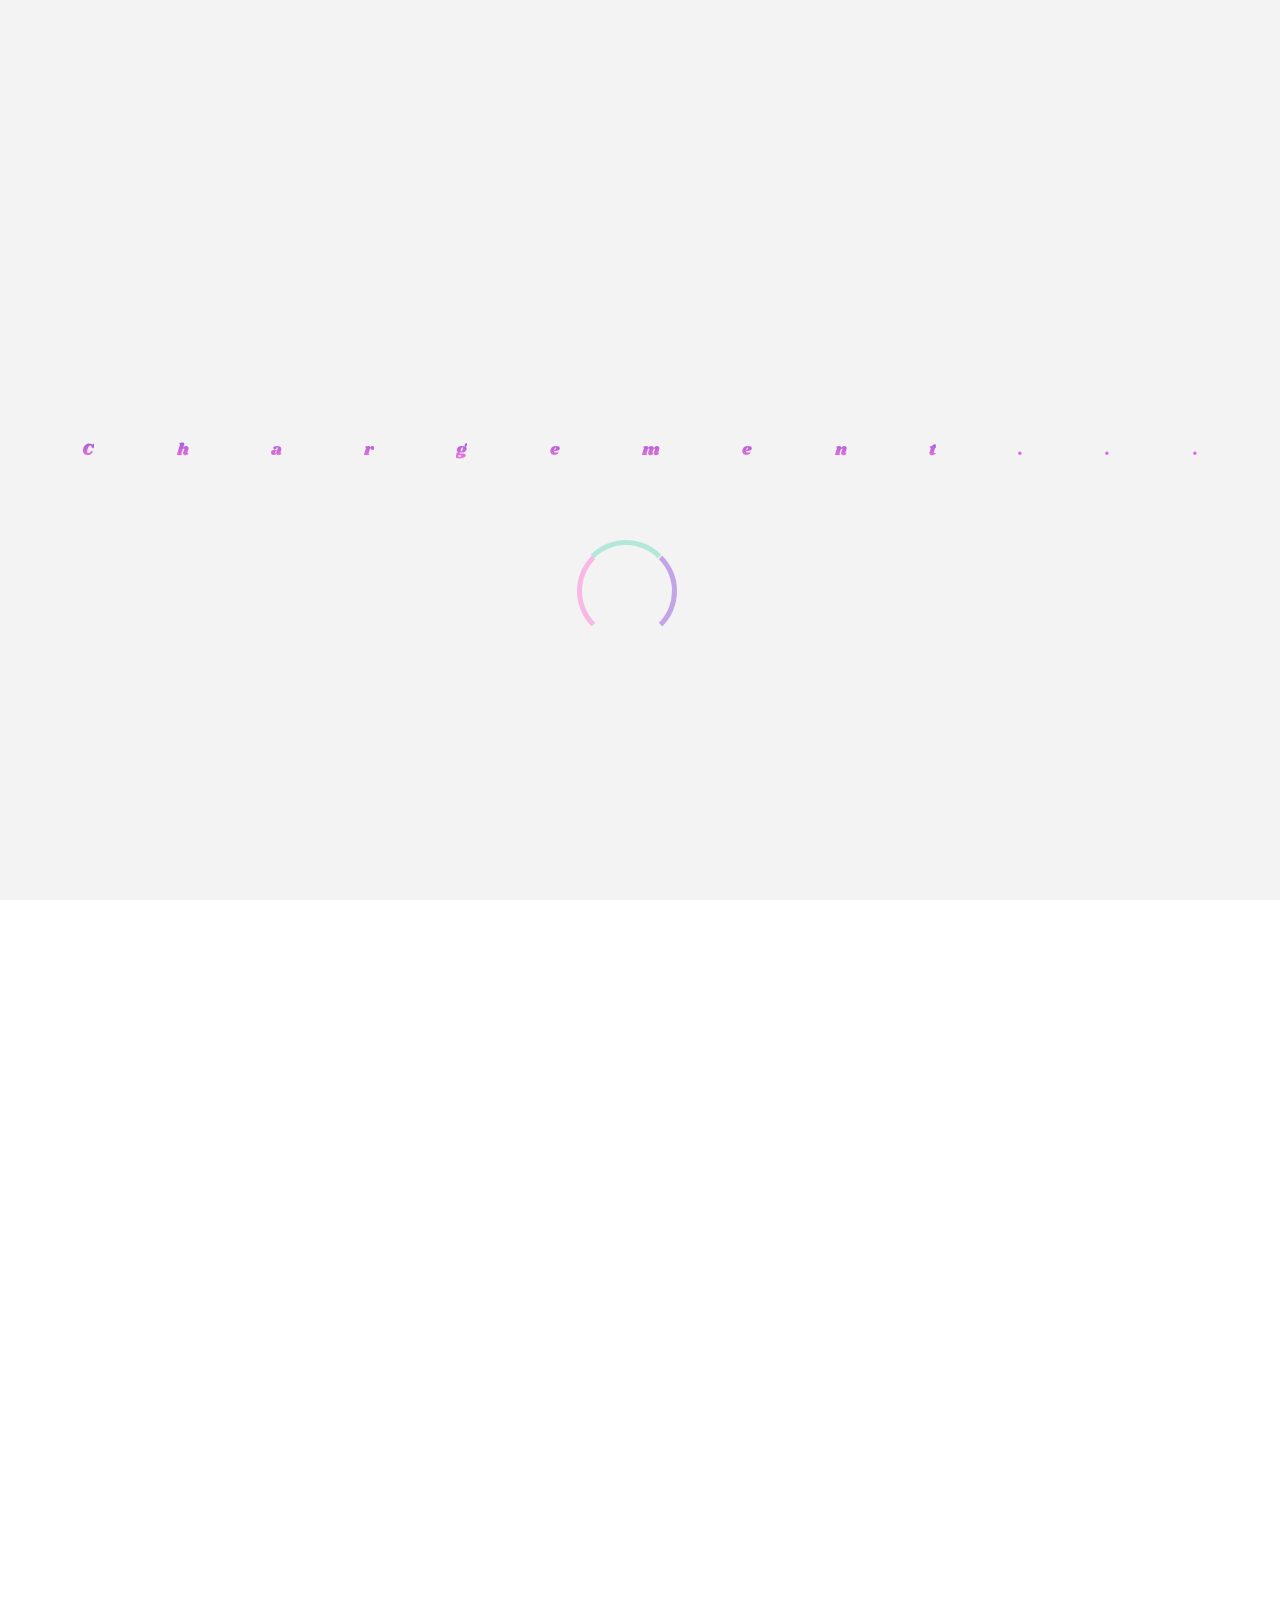
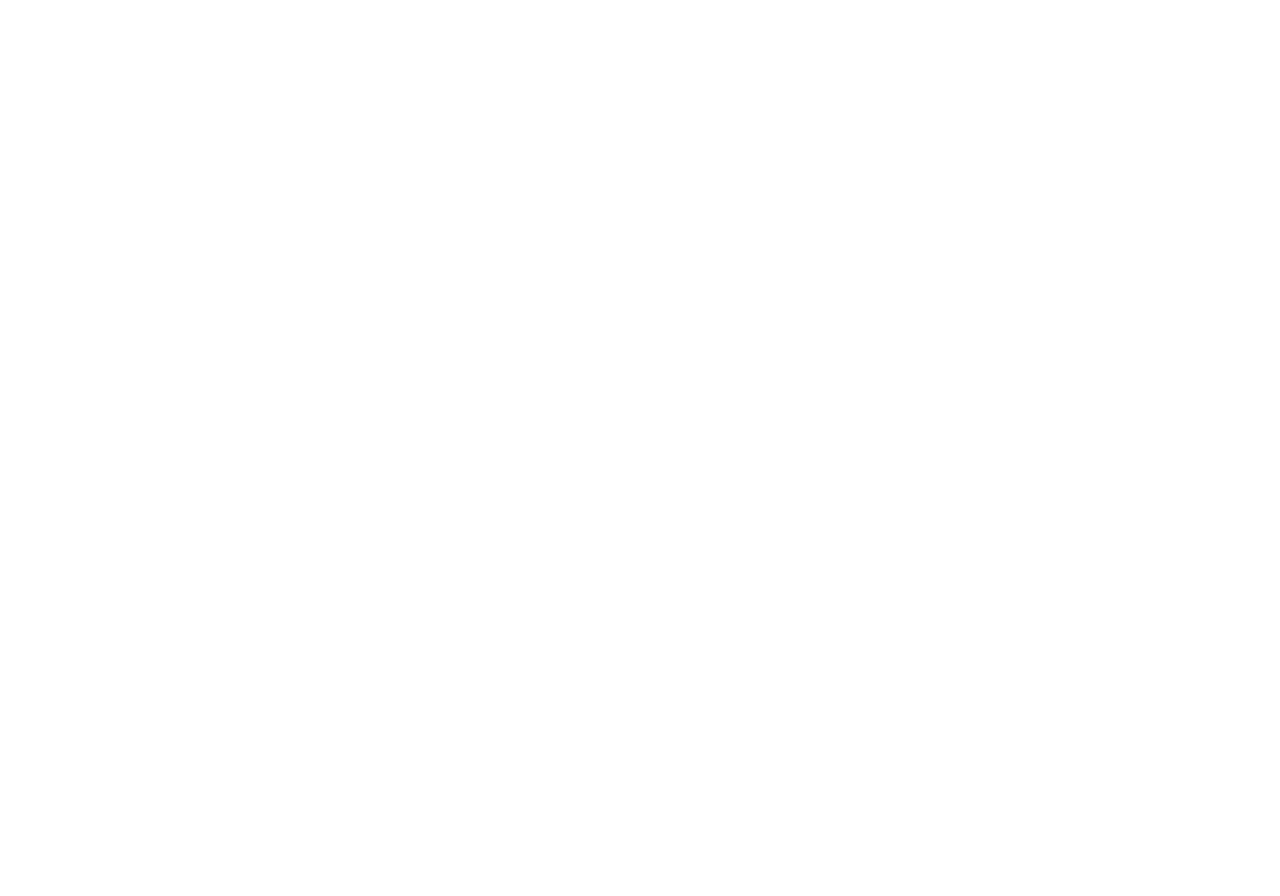
<file: index.html>
<!DOCTYPE html>
<html lang="fr">
    <head>
        <meta charset="utf-8">
        <title>Accueil</title>
        <link rel="preconnect" href="https://fonts.googleapis.com"><link rel="preconnect" href="https://fonts.gstatic.com" crossorigin><link href="https://fonts.googleapis.com/css2?family=Roboto:wght@300;500;700;900&family=Shrikhand&display=swap" rel="stylesheet"> 
        <link href="https://fonts.googleapis.com/icon?family=Material+Icons" rel="stylesheet">
        <meta name="viewport" content="width=device-width, initial-scale=1">
        <link rel="stylesheet" href="style.css">
    </head>
    <body>
        <div class="loader-background">
            <span class="loader-txt">C</span>
            <span class="loader-txt">h</span>
            <span class="loader-txt">a</span>
            <span class="loader-txt">r</span>
            <span class="loader-txt">g</span>
            <span class="loader-txt">e</span>
            <span class="loader-txt">m</span>
            <span class="loader-txt">e</span>
            <span class="loader-txt">n</span>
            <span class="loader-txt">t</span>
            <span class="loader-txt">.</span>
            <span class="loader-txt">.</span>
            <span class="loader-txt">.</span>
            <div class="loader"></div>
        </div>
        <div class="page-index">
            <header>
                <div class="logo-header"><img src="images/logo/ohmyfood.png" class="logo" title="logo" alt="logo Ohmyfood"></div>
                <div class="localisation">
                    
                    <form >
                        <label class="material-icons material-icons-location">location_on</label>
                        <input type="text" class="localisation-txt" value="Paris, Belleville">
                    </form>
                </div>
            </header>
            <section class="section-resa">
                <h1>Réservez le menu qui vous convient</h1>
                <p class="section-resa-txt">Découvrez des restaurants d'exception,<br/> séléctionnés par nos soins.</p>
                <input type="button" class="btn" value="Explorer nos restaurants">
            </section>
            <section class="section-fonctionnement">
                <h2>Fonctionnement</h2>
                <div class="fonctionnement-box-container">
                    <div class="section-fonctionnement-box">
                        <p class="section-fonctionnement-nb">1</p>
                        <div class="section-fonctionnement-txt">
                            <span class="material-icons">phone_android</span>
                            <p>Choisissez un restaurant</p>
                        </div>
                    </div>
                    <div class="section-fonctionnement-box">
                        <p class="section-fonctionnement-nb">2</p>
                        <div class="section-fonctionnement-txt">
                            <span class="material-icons">format_list_bulleted</span>
                            <p>Composez votre menu</p>
                        </div>
                    </div>
                    <div class="section-fonctionnement-box">
                        <p class="section-fonctionnement-nb">3</p>
                        <div class="section-fonctionnement-txt">
                            <span class="material-icons">storefront</span>
                            <p>Dégustez au restaurant</p>
                        </div>
                    </div>
                </div>
            </section>
            <section class="section-resto">
                <h2>Restaurants</h2>
                <div class="resto-box-container">
                    <div class="card-container-top">
                        <div class="card-container">
                            <a href="page-1.html">
                                <div class="card-container-image">
                                    <img class ="card-img" src="images/restaurants/jay-wennington-N_Y88TWmGwA-unsplash.jpg" title="Restaurant La palette du goût" alt="Restaurant La palette du goût">
                                </div>
                            </a>    
                            <p class="new">Nouveau</p>
                            <div class="card-body">
                                <a href="page-1.html">
                                    <h3 class="card-title">La palette du goût</h3>
                                </a>
                                <a href="page-1.html">
                                    <p class="card-txt">Ménilmontant</p>
                                </a>
                                <div class="card-heart">
                                    <span class="material-icons material-icons-heart">favorite_border</span>
                                    <span class="material-icons material-icons-heart2">favorite</span>
                                </div>
                            </div>
                        </div>
                        <div class="card-container">
                            <a href="page-2.html">
                                <div class="card-container-image">
                                    <img class ="card-img" src="images/restaurants/stil-u2Lp8tXIcjw-unsplash.jpg" title="Restaurant La note enchantée" alt="Restaurant La note enchantée">
                                </div>
                            </a>    
                            <p class="new">Nouveau</p>
                            <div class="card-body">
                                <a href="page-2.html">
                                    <h3 class="card-title">La note enchantée</h3>
                                </a>
                                <a href="page-2.html">
                                    <p class="card-txt">Charonne</p>
                                </a>
                                <div class="card-heart">
                                    <span class="material-icons material-icons-heart">favorite_border</span>
                                    <span class="material-icons material-icons-heart2">favorite</span>
                                </div>
                            </div>
                        </div>
                    </div>  
                    <div class="card-container-bottom">
                        <div class="card-container">
                            <a href="page-3.html">
                                <div class="card-container-image">
                                    <img class ="card-img" src="images/restaurants/toa-heftiba-DQKerTsQwi0-unsplash.jpg" title="Restaurant A la française" alt="Restaurant A la française">
                                </div>
                            </a>
                            <div class="card-body">
                                <a href="page-3.html">
                                    <h3 class="card-title">A la française</h3>
                                </a>
                                <a href="page-3.html">
                                    <p class="card-txt">Cité Rouge</p>
                                </a>
                                <div class="card-heart">
                                    <span class="material-icons material-icons-heart">favorite_border</span>
                                    <span class="material-icons material-icons-heart2">favorite</span>
                                </div>
                            </div>
                        </div>
                        <div class="card-container">
                            <a href="page-4.html">
                                <div class="card-container-image">
                                    <img class ="card-img" src="images/restaurants/louis-hansel-shotsoflouis-qNBGVyOCY8Q-unsplash.jpg" title="Restaurant Le délice des sens" alt="Restaurant Le délice des sens">
                                </div>
                            </a>
                            <div class="card-body">
                                <a href="page-4.html">
                                    <h3 class="card-title">Le délice des sens</h3>
                                </a>
                                <a href="page-4.html">
                                    <p class="card-txt">Folie-Méricourt</p>
                                </a>
                                <div class="card-heart">
                                    <span class="material-icons material-icons-heart">favorite_border</span>
                                    <span class="material-icons material-icons-heart2">favorite</span>
                                </div>
                            </div>
                        </div>
                    </div>
                </div>
            </section>
            <footer>
                <h4 class="footer-title">ohmyfood</h4>
                <ul>
                    <li><a href="#"><span class="material-icons material-icons-footer">restaurant</span>Proposer un restaurant</a></li>
                    <li><a href="#"><span class="material-icons material-icons-footer">handshake</span>Devenir partenaire</a></li>
                    <li><a href="#">Mentions légales</a></li>
                    <li><a href="#">Contact</a></li>
                </ul>
            </footer>
        </div>
    </body>
</html>
</file>
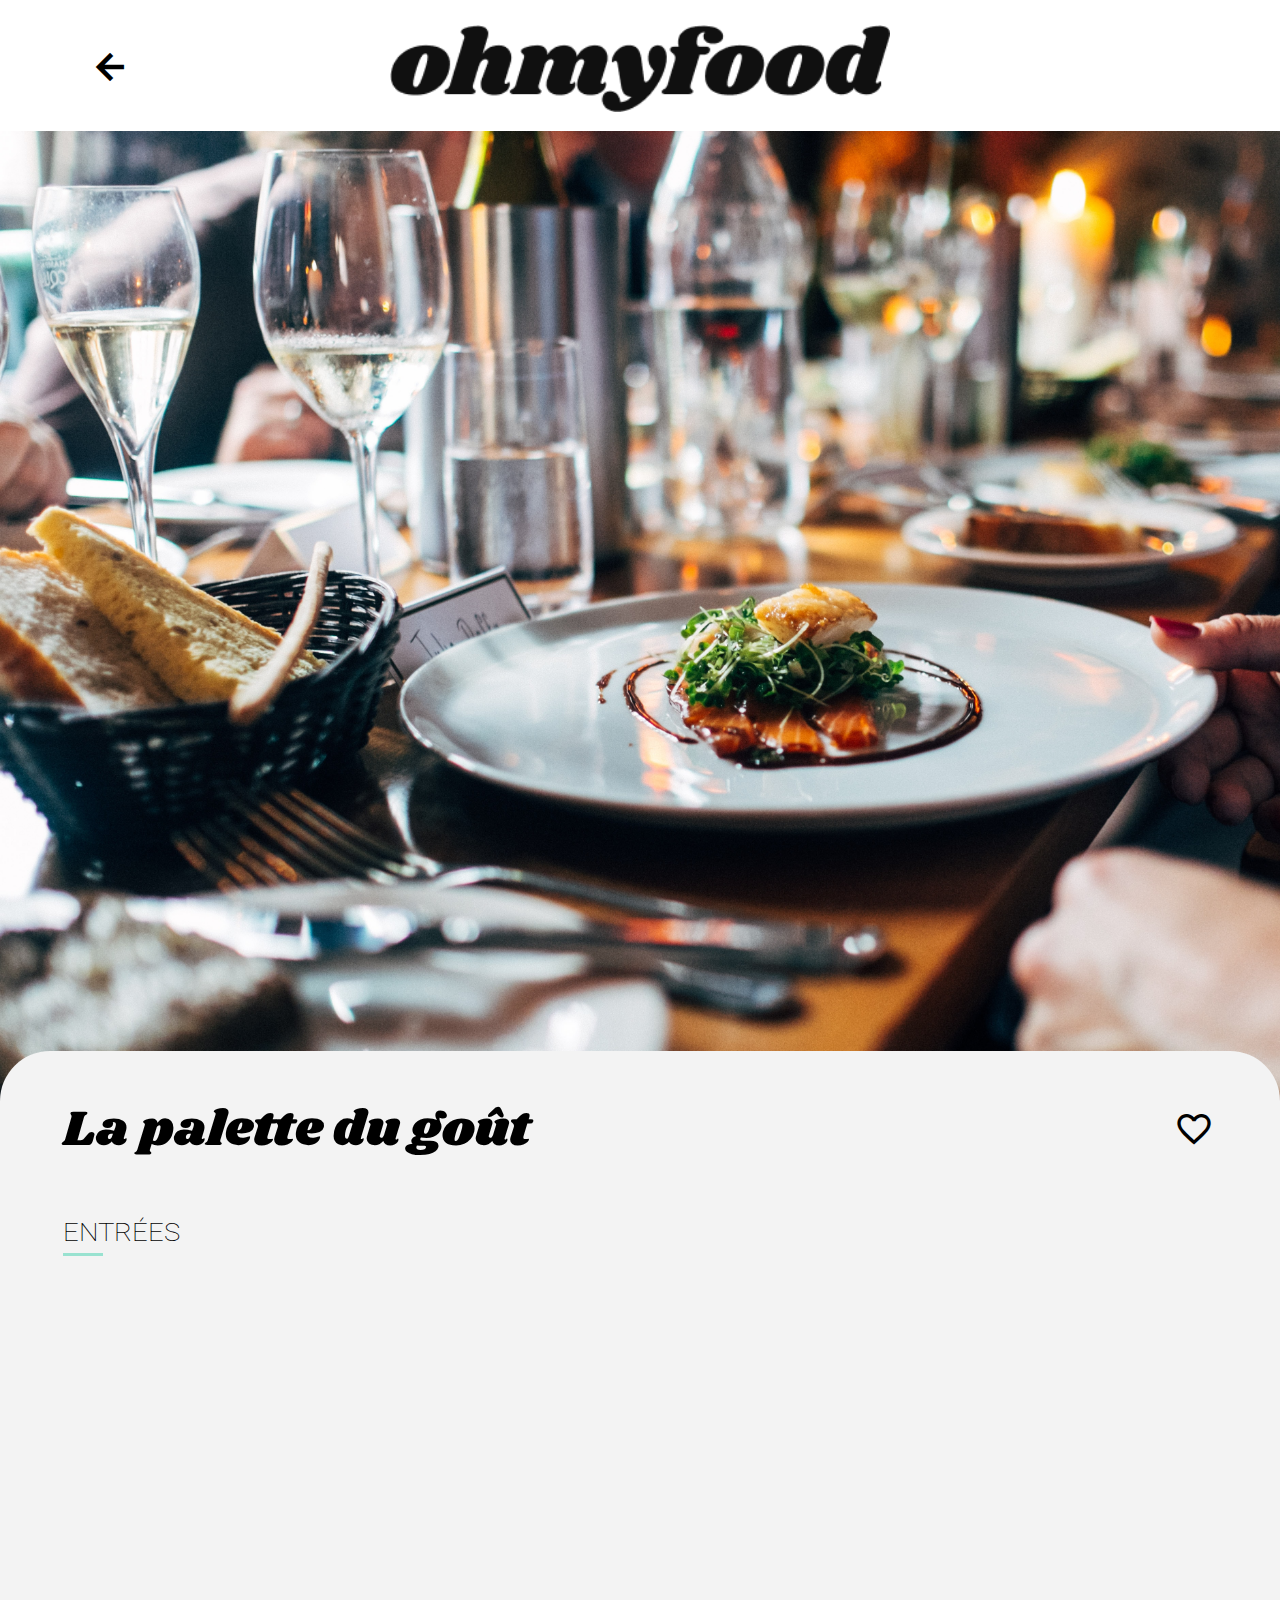
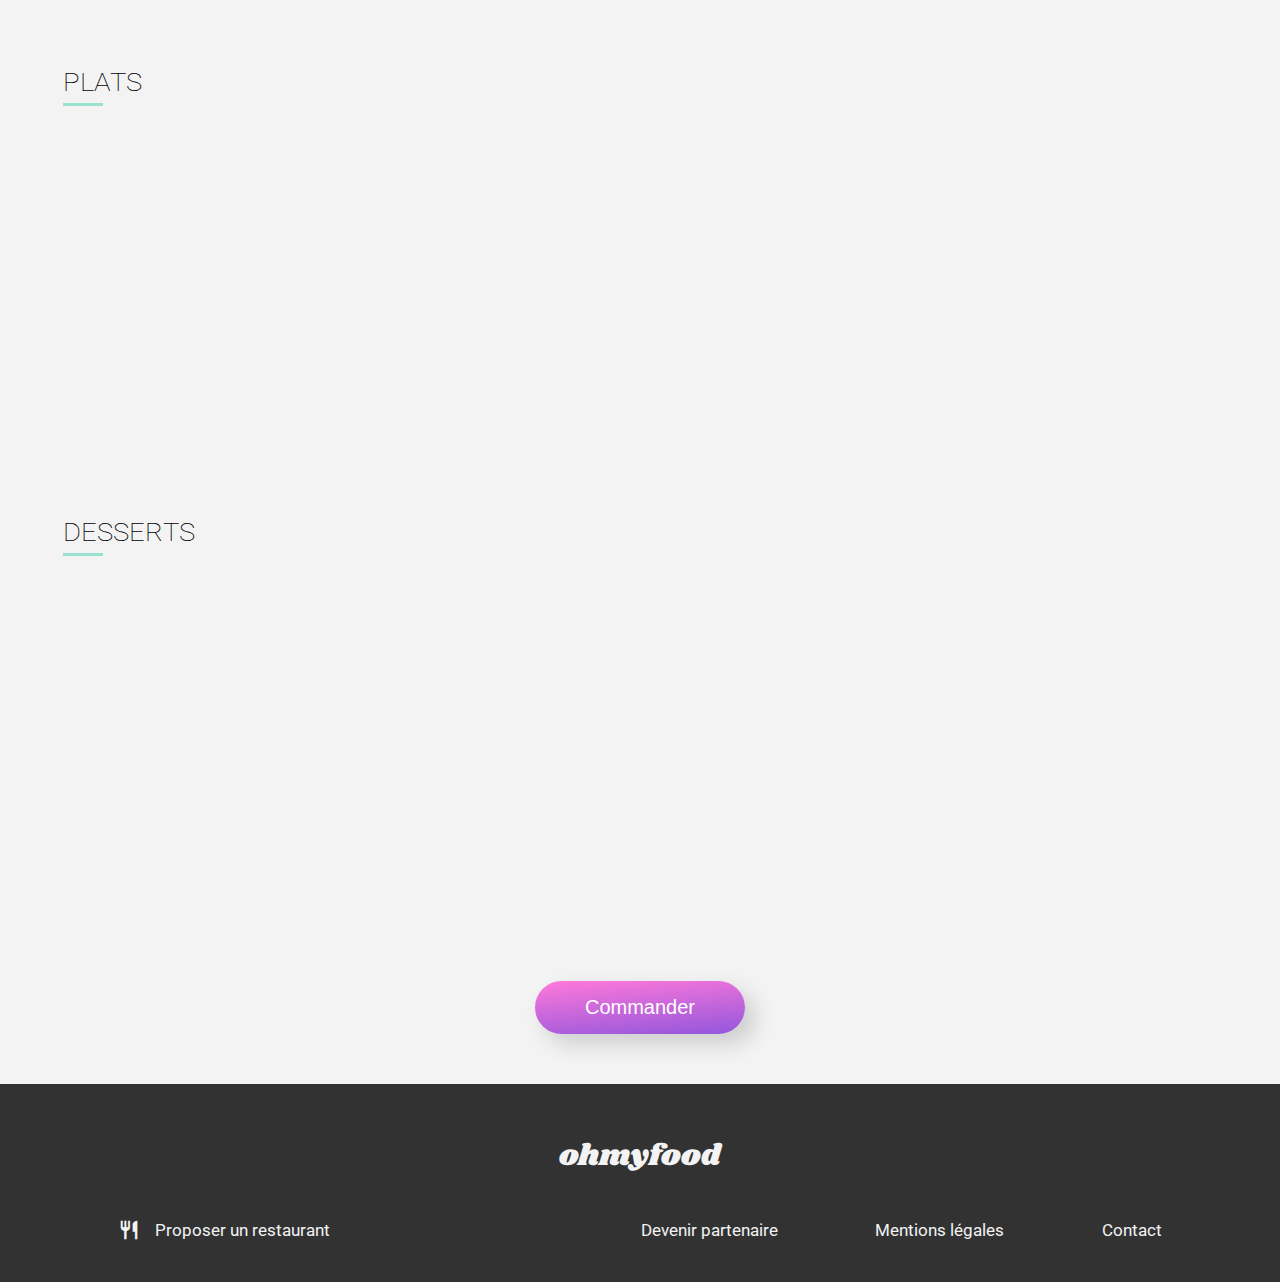
<file: page-1.html>
<!DOCTYPE html>
<html lang="fr">
    <head>
        <meta charset="utf-8">
        <title>La palette du goût</title>
        <link rel="preconnect" href="https://fonts.googleapis.com"><link rel="preconnect" href="https://fonts.gstatic.com" crossorigin><link href="https://fonts.googleapis.com/css2?family=Roboto:wght@300;500;700;900&family=Shrikhand&display=swap" rel="stylesheet"> 
        <link href="https://fonts.googleapis.com/icon?family=Material+Icons" rel="stylesheet">
        <meta name="viewport" content="width=device-width, initial-scale=1">
        <link rel="stylesheet" href="style.css">
    </head>
    <body>
        <header>
            <a href="index.html"><span class="material-icons material-icons-arrow">arrow_back</span></a>
            <div class="logo-header"><img src="images/logo/ohmyfood.png" class="logo" title="logo" alt="logo Ohmyfood"></div>
        </header>
        
        <div class="background" style="background-image: url(images/restaurants/jay-wennington-N_Y88TWmGwA-unsplash.jpg);"></div>
        
        <section class="menu">
            <div class="menu-title">
                <h1>La palette du goût</h1>
                <div class="card-heart-menu">
                    <span class="material-icons material-icons-heart">favorite_border</span>
                    <span class="material-icons material-icons-heart2">favorite</span>
                </div>
            </div>    
            <h2>Entrées</h2>
            <div class="menu-container">
                <article class="menu-box  menu-box-1">
                    <h3 class="menu-box-title">Fricassée d'escargot</h3>
                    <div class="menu-box-txt">
                        <p class="menu-txt">Au piment d'Espelette</p>
                        <p class="menu-price">25€</p>
                    </div>
                    <div class="menu-anim">
                        <span class="material-icons">check_circle</span>
                    </div>    
                </article>
                <article class="menu-box menu-box-2">
                    <h3 class="menu-box-title">Foie gras de canard mi-cuit</h3>
                    <div class="menu-box-txt">
                        <p class="menu-txt">Et ses copeaux de truffe noire</p>
                        <p class="menu-price">35€</p>
                    </div>
                    <div class="menu-anim">
                        <span class="material-icons">check_circle</span>
                    </div>
                </article>
                <article class="menu-box menu-box-3">
                    <h3 class="menu-box-title">Oeuf au plat</h3>
                    <div class="menu-box-txt">
                        <p class="menu-txt">Assaisonné à la truffe sur lit de caviar</p>
                        <p class="menu-price">20€</p>
                    </div>
                    <div class="menu-anim">
                        <span class="material-icons">check_circle</span>
                    </div>
                </article>
            </div>

            <h2>Plats</h2>
            <div class="menu-container">
                <article class="menu-box menu-box-4">
                    <h3 class="menu-box-title">Filet de boeuf aux herbes</h3>
                    <div class="menu-box-txt">
                        <p class="menu-txt">Accompagné de sa ribambelle de légumes</p>
                        <p class="menu-price">40€</p>
                    </div>
                    <div class="menu-anim">
                        <span class="material-icons">check_circle</span>
                    </div>    
                </article>
                <article class="menu-box menu-box-5">
                    <h3 class="menu-box-title">Parmentier de queue de boeuf</h3>
                    <div class="menu-box-txt">
                        <p class="menu-txt">À la truffe noire sur sa purée de panais</p>
                        <p class="menu-price">35€</p>
                    </div>
                    <div class="menu-anim">
                        <span class="material-icons">check_circle</span>
                    </div>
                </article>
                <article class="menu-box menu-box-6">
                    <h3 class="menu-box-title">Filet de turbot</h3>
                    <div class="menu-box-txt">
                        <p class="menu-txt">Aux agrumes</p>
                        <p class="menu-price">44€</p>
                    </div>
                    <div class="menu-anim">
                        <span class="material-icons">check_circle</span>
                    </div>
                </article>
            </div>

            <h2>Desserts</h2>
            <div class="menu-container">
                <article class="menu-box menu-box-7">
                    <h3 class="menu-box-title">Paris-Brest</h3>
                    <div class="menu-box-txt">
                        <p class="menu-txt">Revisité</p>
                        <p class="menu-price">18€</p>
                    </div>
                    <div class="menu-anim">
                        <span class="material-icons">check_circle</span>
                    </div>    
                </article>
                <article class="menu-box menu-box-8">
                    <h3 class="menu-box-title">Macaron au chocolat d'exception</h3>
                    <div class="menu-box-txt">
                        <p class="menu-txt">Et glace à la vanille de Madagascar</p>
                        <p class="menu-price">22€</p>
                    </div>
                    <div class="menu-anim">
                        <span class="material-icons">check_circle</span>
                    </div>
                </article>
                <article class="menu-box menu-box-9">
                    <h3 class="menu-box-title">Mousse au chocolat</h3>
                    <div class="menu-box-txt">
                        <p class="menu-txt">Au piment d'Espelette et à la truffe noire</p>
                        <p class="menu-price">23€</p>
                    </div>
                    <div class="menu-anim">
                        <span class="material-icons">check_circle</span>
                    </div>
                </article>
            </div>
            <div class="btn-box">
                <input type="button" class="btn" value="Commander">
            </div>
        </section>

        <footer>
            <h4 class="footer-title">ohmyfood</h4>
            <ul>
                <li><a href="#"><span class="material-icons material-icons-footer">restaurant</span>Proposer un restaurant</a></li>
                <li><a href="#"><span class="material-icons material-icons-footer">handshake</span>Devenir partenaire</a></li>
                <li><a href="#">Mentions légales</a></li>
                <li><a href="#">Contact</a></li>
            </ul>
        </footer> 
    </body>
</html>
</file>
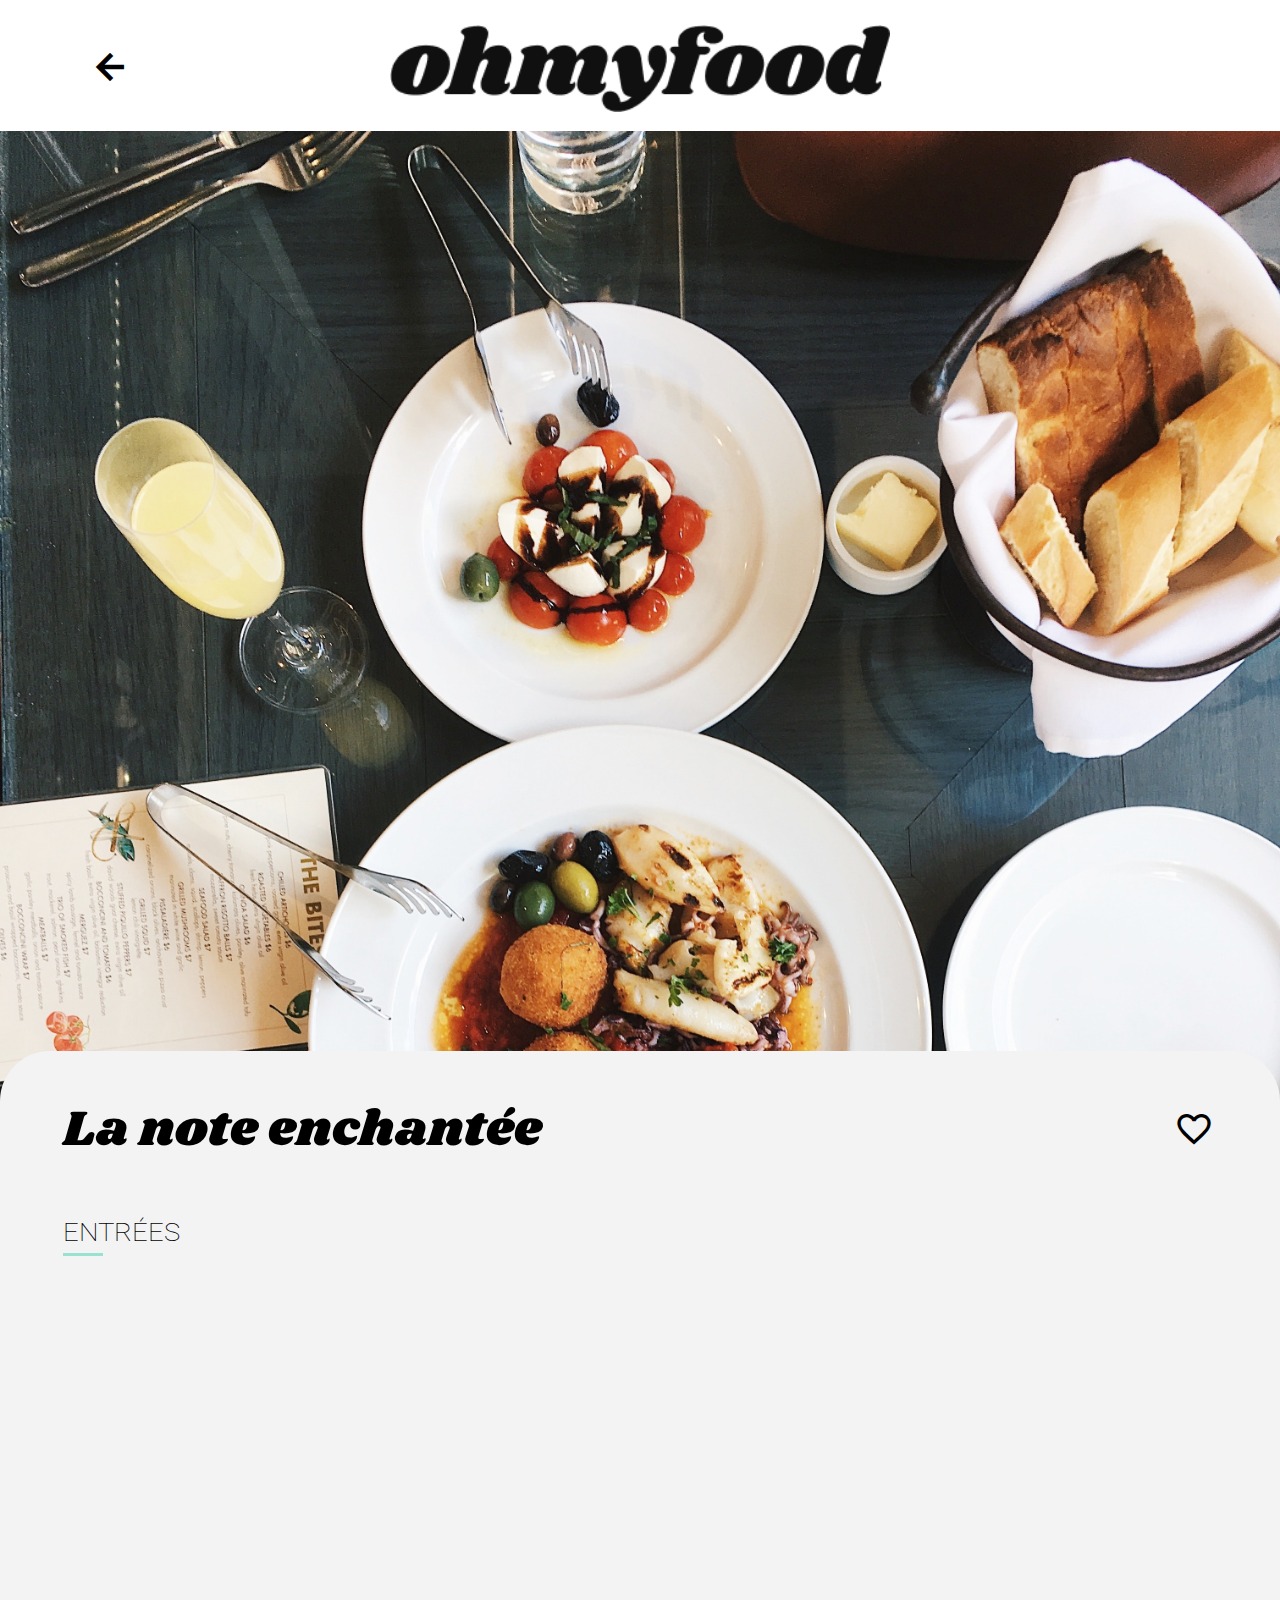
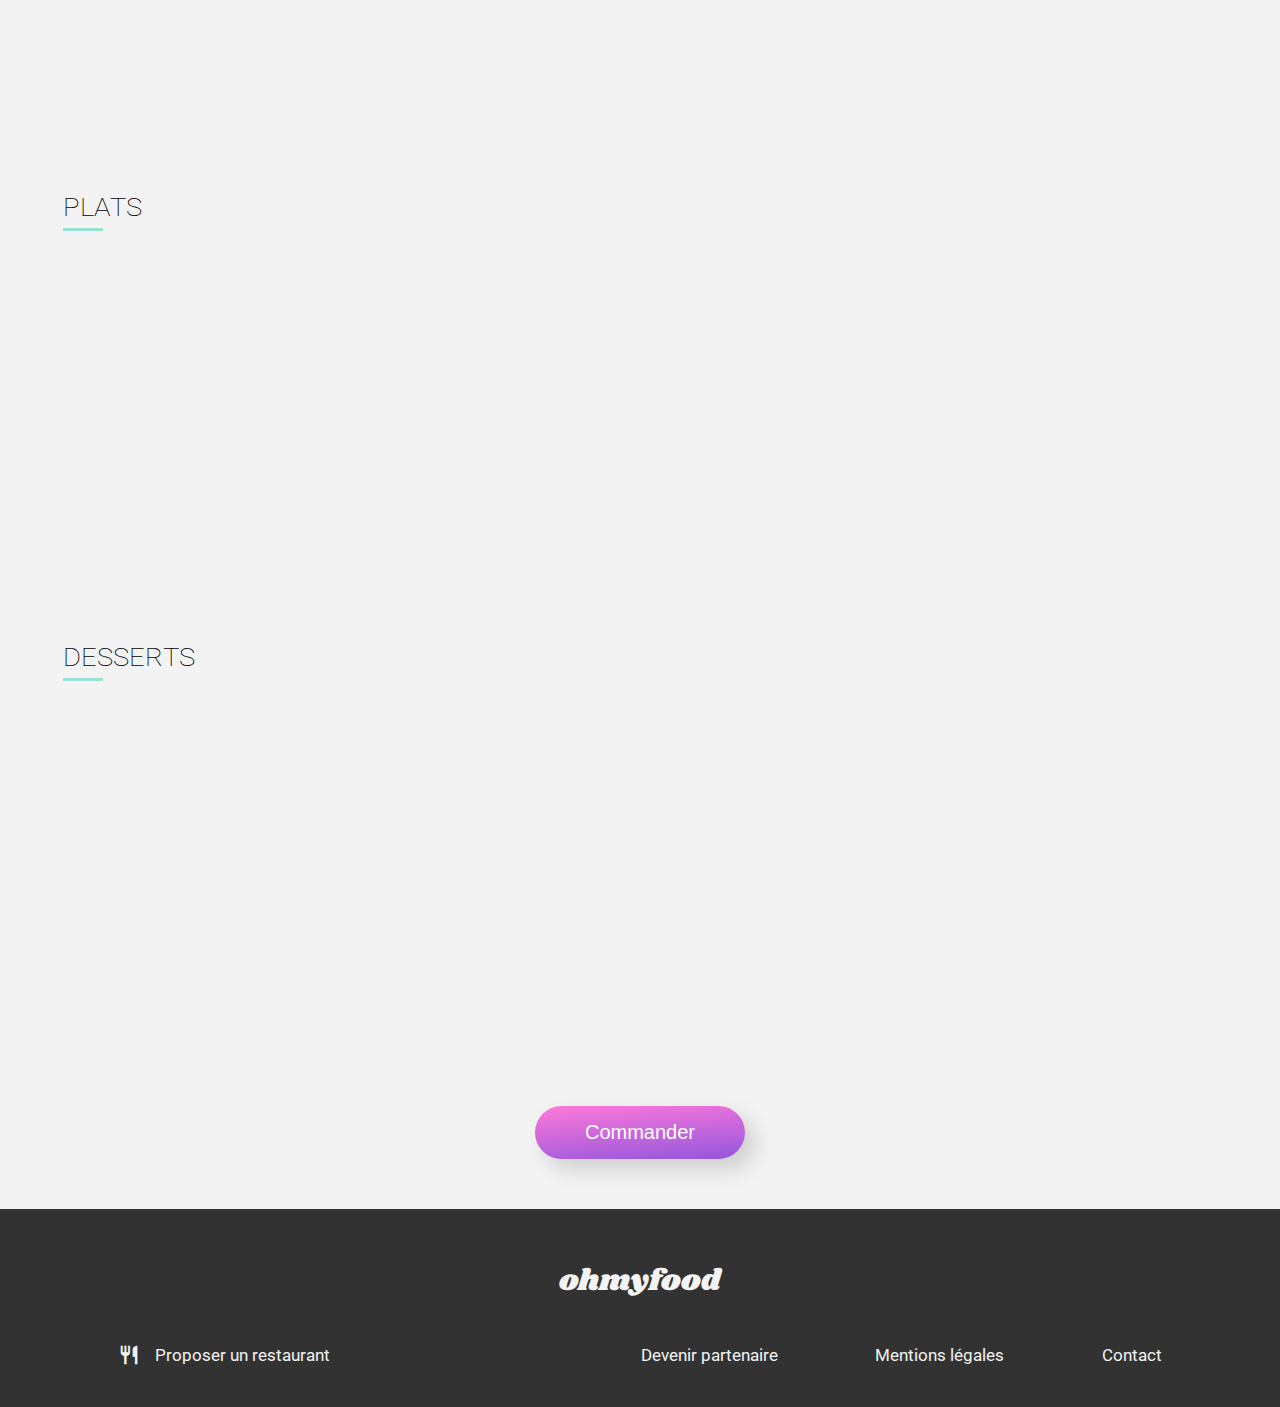
<file: page-2.html>
<!DOCTYPE html>
<html lang="fr">
    <head>
        <meta charset="utf-8">
        <title>La note enchantée</title>
        <link rel="preconnect" href="https://fonts.googleapis.com"><link rel="preconnect" href="https://fonts.gstatic.com" crossorigin><link href="https://fonts.googleapis.com/css2?family=Roboto:wght@300;500;700;900&family=Shrikhand&display=swap" rel="stylesheet"> 
        <link href="https://fonts.googleapis.com/icon?family=Material+Icons" rel="stylesheet">
        <meta name="viewport" content="width=device-width, initial-scale=1">
        <link rel="stylesheet" href="style.css">
    </head>
    <body>
        <header>
            <a href="index.html"><span class="material-icons material-icons-arrow">arrow_back</span></a>
            <div class="logo-header"><img src="images/logo/ohmyfood.png" class="logo" title="logo" alt="logo Ohmyfood"></div>
        </header>
        
        <div class="background" style="background-image: url(images/restaurants/stil-u2Lp8tXIcjw-unsplash.jpg);"></div>
        
        <section class="menu">
            <div class="menu-title">
                <h1>La note enchantée</h1>
                <div class="card-heart-menu">
                    <span class="material-icons material-icons-heart">favorite_border</span>
                    <span class="material-icons material-icons-heart2">favorite</span>
                </div>
            </div>    
            <h2>Entrées</h2>
            <div class="menu-container">
                <article class="menu-box  menu-box-1">
                    <h3 class="menu-box-title">Ravioles de foie gras</h3>
                    <div class="menu-box-txt">
                        <p class="menu-txt">Accompagnés de leur crème à la truffe</p>
                        <p class="menu-price">25€</p>
                    </div>
                    <div class="menu-anim">
                        <span class="material-icons">check_circle</span>
                    </div>    
                </article>
                <article class="menu-box menu-box-2">
                    <h3 class="menu-box-title">Caviar osciètre</h3>
                    <div class="menu-box-txt">
                        <p class="menu-txt">Sur blini à la farine de blé noir</p>
                        <p class="menu-price">35€</p>
                    </div>
                    <div class="menu-anim">
                        <span class="material-icons">check_circle</span>
                    </div>
                </article>
                <article class="menu-box menu-box-3">
                    <h3 class="menu-box-title">Homard et espuma de potiron</h3>
                    <div class="menu-box-txt">
                        <p class="menu-txt">Mariné aux zestes d'orange</p>
                        <p class="menu-price">20€</p>
                    </div>
                    <div class="menu-anim">
                        <span class="material-icons">check_circle</span>
                    </div>
                </article>
                <article class="menu-box menu-box-4">
                    <h3 class="menu-box-title">Foie gras de canard cuit entier</h3>
                    <div class="menu-box-txt">
                        <p class="menu-txt">Confiture de figue et pain toasté</p>
                        <p class="menu-price">35€</p>
                    </div>
                    <div class="menu-anim">
                        <span class="material-icons">check_circle</span>
                    </div>
                </article>
            </div>

            <h2>Plats</h2>
            <div class="menu-container">
                <article class="menu-box menu-box-5">
                    <h3 class="menu-box-title">Noix de coquilles Saint-Jacques</h3>
                    <div class="menu-box-txt">
                        <p class="menu-txt">Sur lit de purée de céleri-rave</p>
                        <p class="menu-price">40€</p>
                    </div>
                    <div class="menu-anim">
                        <span class="material-icons">check_circle</span>
                    </div>    
                </article>
                <article class="menu-box menu-box-6">
                    <h3 class="menu-box-title">Langoustine poêlée</h3>
                    <div class="menu-box-txt">
                        <p class="menu-txt">Purée de patate douce</p>
                        <p class="menu-price">35€</p>
                    </div>
                    <div class="menu-anim">
                        <span class="material-icons">check_circle</span>
                    </div>
                </article>
                <article class="menu-box menu-box-7">
                    <h3 class="menu-box-title">Mijoté de queue de boeuf</h3>
                    <div class="menu-box-txt">
                        <p class="menu-txt">Et riz sauvage aux zestes de citron</p>
                        <p class="menu-price">44€</p>
                    </div>
                    <div class="menu-anim">
                        <span class="material-icons">check_circle</span>
                    </div>
                </article>
            </div>

            <h2>Desserts</h2>
            <div class="menu-container">
                <article class="menu-box menu-box-8">
                    <h3 class="menu-box-title">Macaron noisette et chocolat</h3>
                    <div class="menu-box-txt">
                        <p class="menu-txt">Glace au caramel brun et sel de Guérande</p>
                        <p class="menu-price">18€</p>
                    </div>
                    <div class="menu-anim">
                        <span class="material-icons">check_circle</span>
                    </div>    
                </article>
                <article class="menu-box menu-box-9">
                    <h3 class="menu-box-title">Baba au rhum revisité</h3>
                    <div class="menu-box-txt">
                        <p class="menu-txt">Avec son coulis de citron</p>
                        <p class="menu-price">22€</p>
                    </div>
                    <div class="menu-anim">
                        <span class="material-icons">check_circle</span>
                    </div>
                </article>
                <article class="menu-box menu-box-10">
                    <h3 class="menu-box-title">Tarte au citron meringuée</h3>
                    <div class="menu-box-txt">
                        <p class="menu-txt">Déstructurée</p>
                        <p class="menu-price">23€</p>
                    </div>
                    <div class="menu-anim">
                        <span class="material-icons">check_circle</span>
                    </div>
                </article>
            </div>
            <div class="btn-box">
                <input type="button" class="btn" value="Commander">
            </div>
        </section>

        <footer>
            <h4 class="footer-title">ohmyfood</h4>
            <ul>
                <li><a href="#"><span class="material-icons material-icons-footer">restaurant</span>Proposer un restaurant</a></li>
                <li><a href="#"><span class="material-icons material-icons-footer">handshake</span>Devenir partenaire</a></li>
                <li><a href="#">Mentions légales</a></li>
                <li><a href="#">Contact</a></li>
            </ul>
        </footer> 
    </body>
</html>
</file>
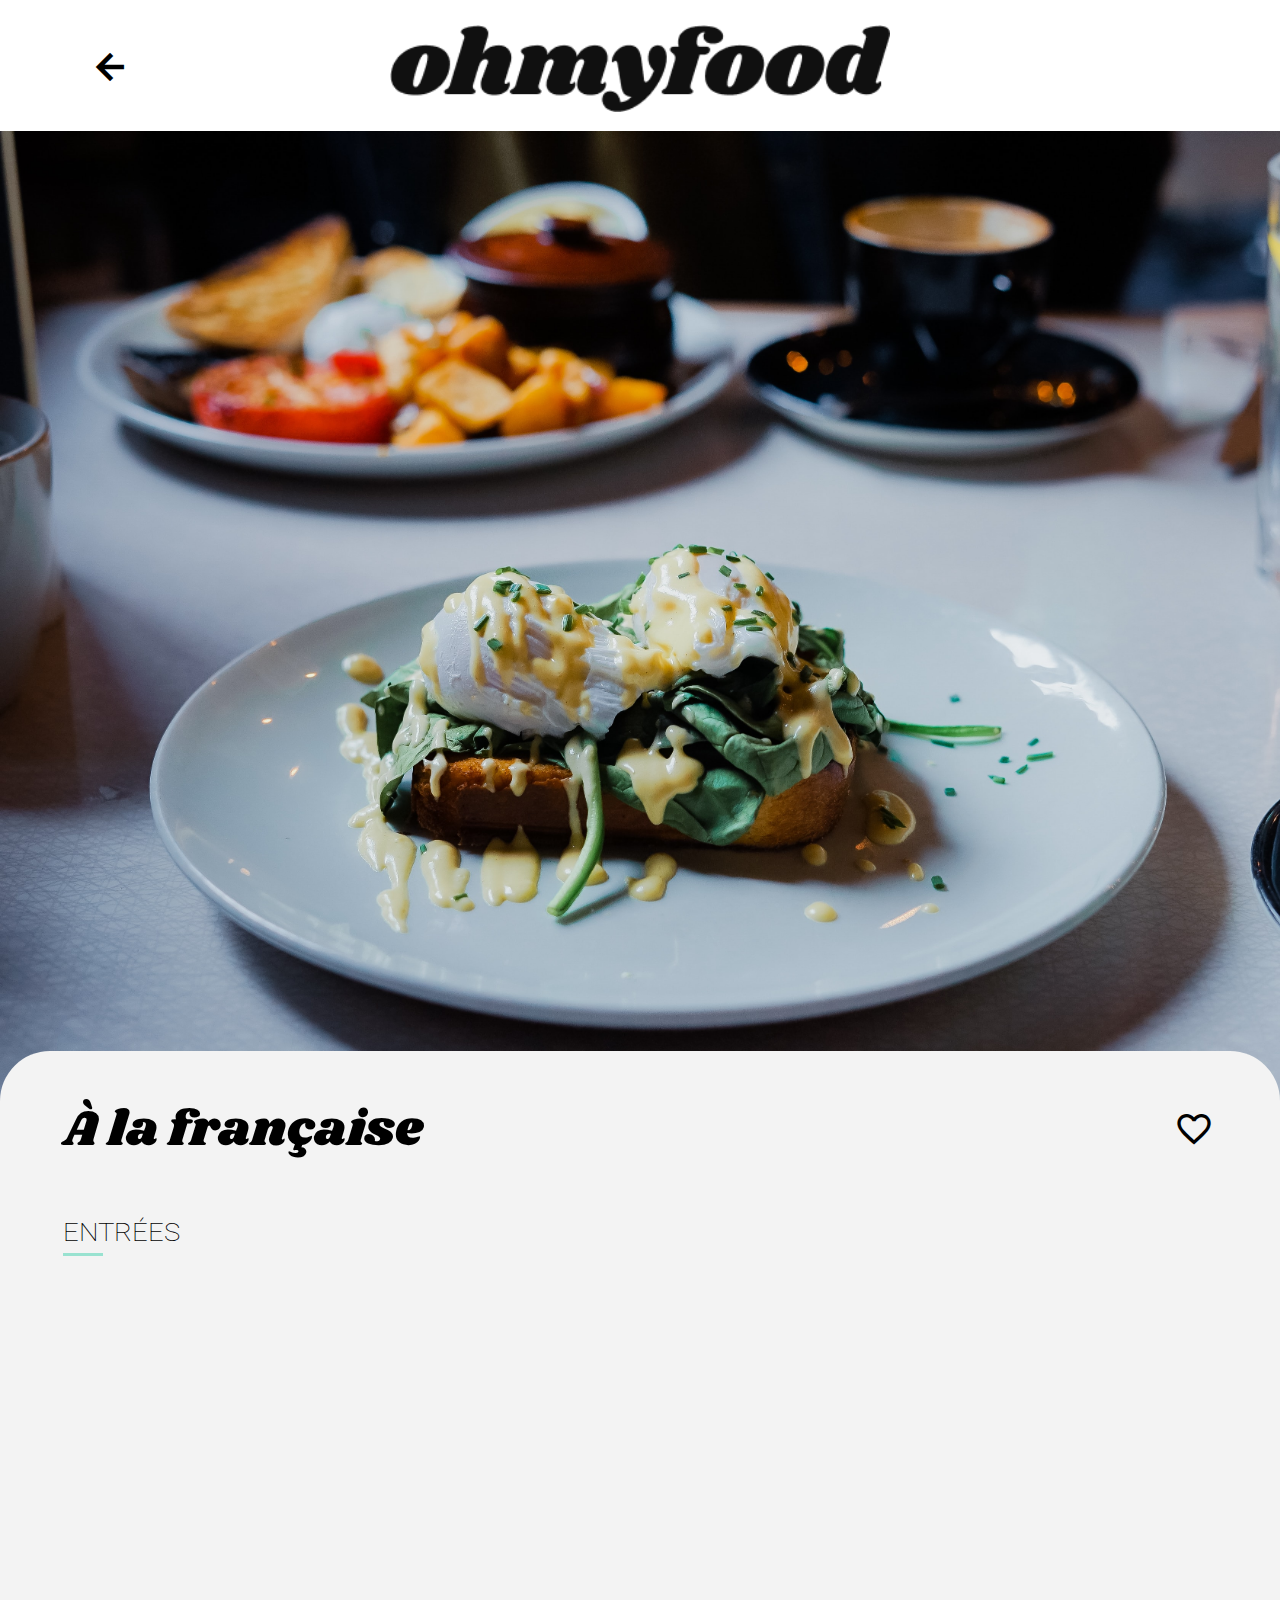
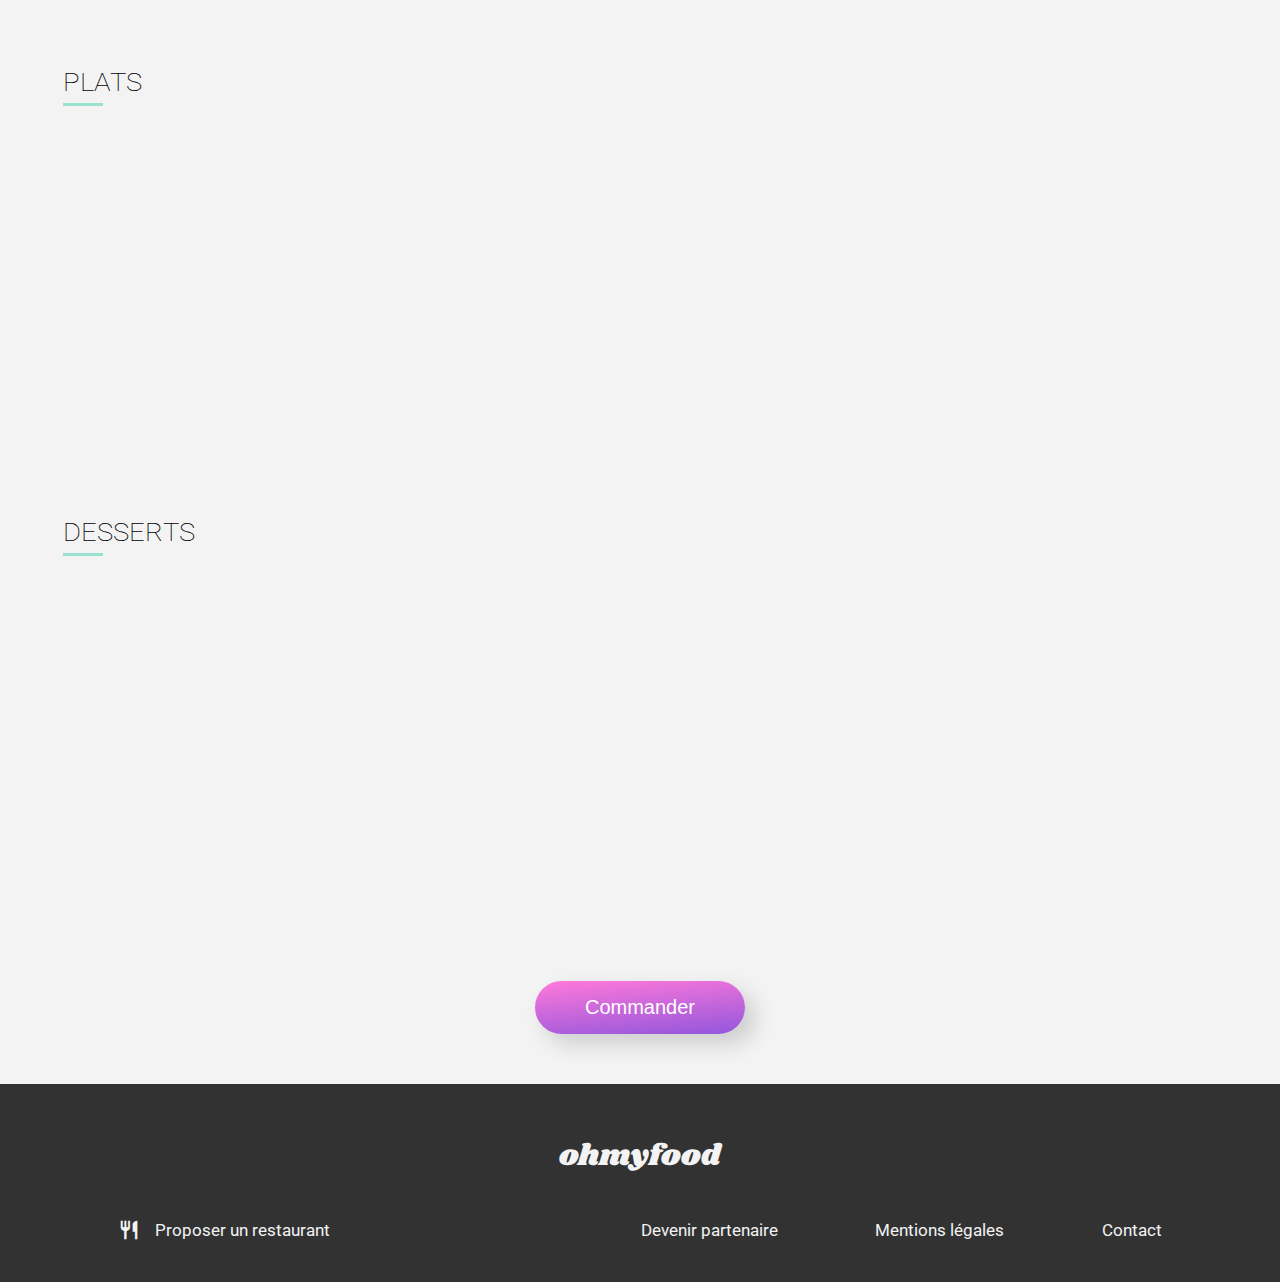
<file: page-3.html>
<!DOCTYPE html>
<html lang="fr">
    <head>
        <meta charset="utf-8">
        <title>À la française</title>
        <link rel="preconnect" href="https://fonts.googleapis.com"><link rel="preconnect" href="https://fonts.gstatic.com" crossorigin><link href="https://fonts.googleapis.com/css2?family=Roboto:wght@300;500;700;900&family=Shrikhand&display=swap" rel="stylesheet"> 
        <link href="https://fonts.googleapis.com/icon?family=Material+Icons" rel="stylesheet">
        <meta name="viewport" content="width=device-width, initial-scale=1">
        <link rel="stylesheet" href="style.css">
    </head>
    <body>
        <header>
            <a href="index.html"><span class="material-icons material-icons-arrow">arrow_back</span></a>
            <div class="logo-header"><img src="images/logo/ohmyfood.png" class="logo" title="logo" alt="logo Ohmyfood"></div>
        </header>
        
        <div class="background" style="background-image: url(images/restaurants/toa-heftiba-DQKerTsQwi0-unsplash.jpg);"></div>
        
        <section class="menu">
            <div class="menu-title">
                <h1>À la française</h1>
                <div class="card-heart-menu">
                    <span class="material-icons material-icons-heart">favorite_border</span>
                    <span class="material-icons material-icons-heart2">favorite</span>
                </div>
            </div>    
            <h2>Entrées</h2>
            <div class="menu-container">
                <article class="menu-box  menu-box-1">
                    <h3 class="menu-box-title">Tartare de poulpe acidulé</h3>
                    <div class="menu-box-txt">
                        <p class="menu-txt">Aux zestes d'orange</p>
                        <p class="menu-price">25€</p>
                    </div>
                    <div class="menu-anim">
                        <span class="material-icons">check_circle</span>
                    </div>    
                </article>
                <article class="menu-box menu-box-2">
                    <h3 class="menu-box-title">Velouté de légumes d'antan</h3>
                    <div class="menu-box-txt">
                        <p class="menu-txt">Carotte, panais, topinambour</p>
                        <p class="menu-price">35€</p>
                    </div>
                    <div class="menu-anim">
                        <span class="material-icons">check_circle</span>
                    </div>
                </article>
                <article class="menu-box menu-box-3">
                    <h3 class="menu-box-title">Soupe à l'oignon</h3>
                    <div class="menu-box-txt">
                        <p class="menu-txt">Revisitée</p>
                        <p class="menu-price">20€</p>
                    </div>
                    <div class="menu-anim">
                        <span class="material-icons">check_circle</span>
                    </div>
                </article>
            </div>

            <h2>Plats</h2>
            <div class="menu-container">
                <article class="menu-box menu-box-4">
                    <h3 class="menu-box-title">Coquilles Saint-Jacques</h3>
                    <div class="menu-box-txt">
                        <p class="menu-txt">Accompagnées d'une purée de panais</p>
                        <p class="menu-price">40€</p>
                    </div>
                    <div class="menu-anim">
                        <span class="material-icons">check_circle</span>
                    </div>    
                </article>
                <article class="menu-box menu-box-5">
                    <h3 class="menu-box-title">Magret de canard</h3>
                    <div class="menu-box-txt">
                        <p class="menu-txt">Et parmentier de pommes de terre</p>
                        <p class="menu-price">35€</p>
                    </div>
                    <div class="menu-anim">
                        <span class="material-icons">check_circle</span>
                    </div>
                </article>
                <article class="menu-box menu-box-6">
                    <h3 class="menu-box-title">Pigeonneau d’Ille-et-Vilaine</h3>
                    <div class="menu-box-txt">
                        <p class="menu-txt">Sur son lit de gnocchis aux légumes</p>
                        <p class="menu-price">44€</p>
                    </div>
                    <div class="menu-anim">
                        <span class="material-icons">check_circle</span>
                    </div>
                </article>
            </div>

            <h2>Desserts</h2>
            <div class="menu-container">
                <article class="menu-box menu-box-7">
                    <h3 class="menu-box-title">Pétales de violettes glacés</h3>
                    <div class="menu-box-txt">
                        <p class="menu-txt">Et purée de noisettes</p>
                        <p class="menu-price">18€</p>
                    </div>
                    <div class="menu-anim">
                        <span class="material-icons">check_circle</span>
                    </div>    
                </article>
                <article class="menu-box menu-box-8">
                    <h3 class="menu-box-title">Fondant au chocolat</h3>
                    <div class="menu-box-txt">
                        <p class="menu-txt">Revisité</p>
                        <p class="menu-price">22€</p>
                    </div>
                    <div class="menu-anim">
                        <span class="material-icons">check_circle</span>
                    </div>
                </article>
                <article class="menu-box menu-box-9">
                    <h3 class="menu-box-title">Millefeuille croustillant</h3>
                    <div class="menu-box-txt">
                        <p class="menu-txt">Myrtilles et pâte d’amande</p>
                        <p class="menu-price">23€</p>
                    </div>
                    <div class="menu-anim">
                        <span class="material-icons">check_circle</span>
                    </div>
                </article>
            </div>
            <div class="btn-box">
                <input type="button" class="btn" value="Commander">
            </div>
        </section>

        <footer>
            <h4 class="footer-title">ohmyfood</h4>
            <ul>
                <li><a href="#"><span class="material-icons material-icons-footer">restaurant</span>Proposer un restaurant</a></li>
                <li><a href="#"><span class="material-icons material-icons-footer">handshake</span>Devenir partenaire</a></li>
                <li><a href="#">Mentions légales</a></li>
                <li><a href="#">Contact</a></li>
            </ul>
        </footer> 
    </body>
</html>
</file>
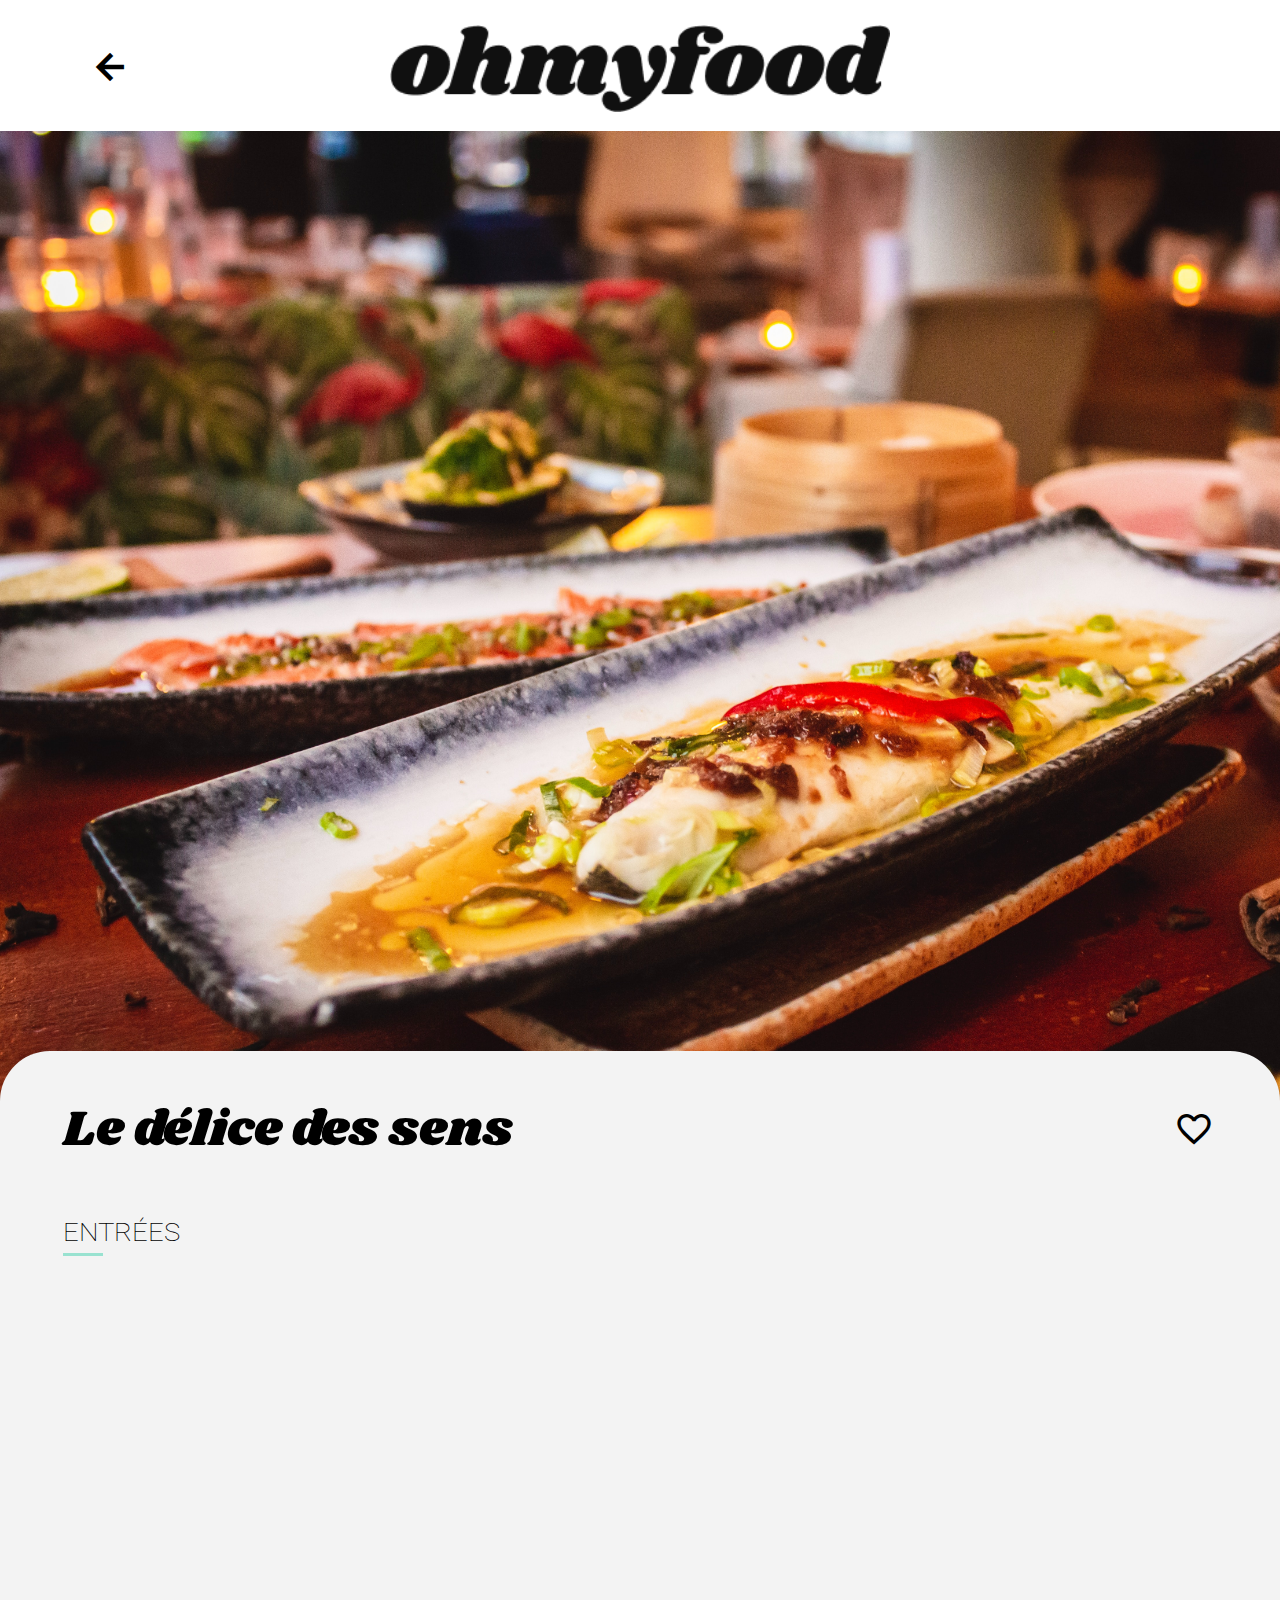
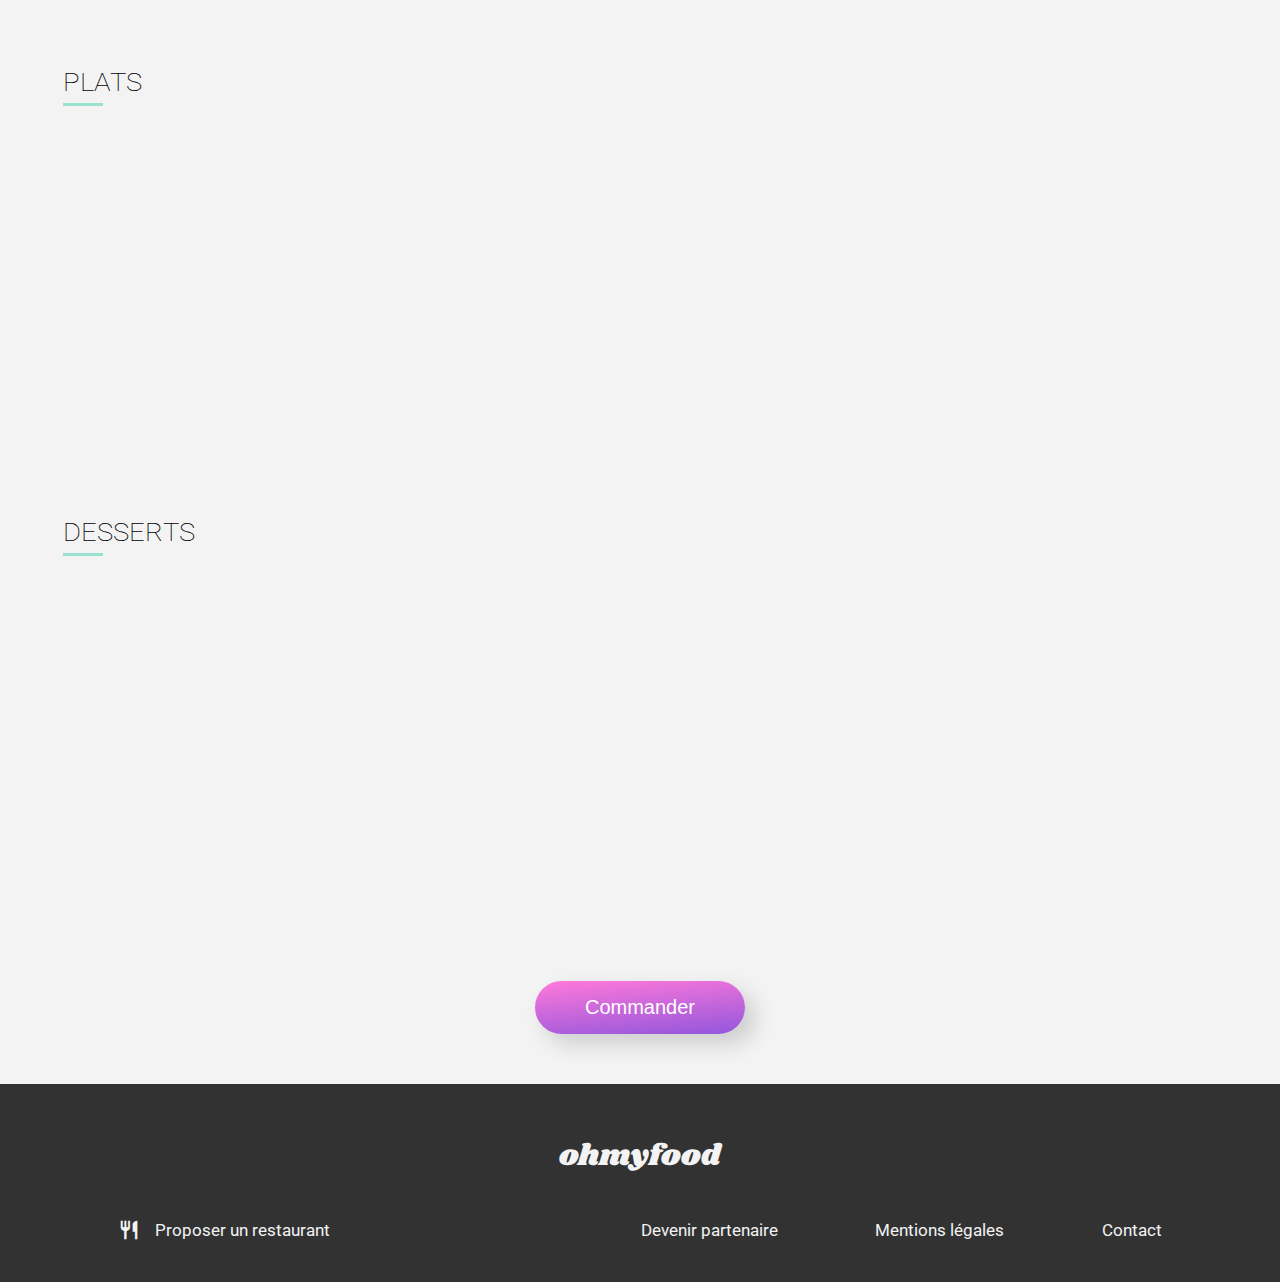
<file: page-4.html>
<!DOCTYPE html>
<html lang="fr">
    <head>
        <meta charset="utf-8">
        <title>Le délice des sens</title>
        <link rel="preconnect" href="https://fonts.googleapis.com"><link rel="preconnect" href="https://fonts.gstatic.com" crossorigin><link href="https://fonts.googleapis.com/css2?family=Roboto:wght@300;500;700;900&family=Shrikhand&display=swap" rel="stylesheet"> 
        <link href="https://fonts.googleapis.com/icon?family=Material+Icons" rel="stylesheet">
        <meta name="viewport" content="width=device-width, initial-scale=1">
        <link rel="stylesheet" href="style.css">
    </head>
    <body>
        <header>
            <a href="index.html"><span class="material-icons material-icons-arrow">arrow_back</span></a>
            <div class="logo-header"><img src="images/logo/ohmyfood.png" class="logo" title="logo" alt="logo Ohmyfood"></div>
        </header>
        
        <div class="background" style="background-image: url(images/restaurants/louis-hansel-shotsoflouis-qNBGVyOCY8Q-unsplash.jpg);"></div>
        
        <section class="menu">
            <div class="menu-title">
                <h1>Le délice des sens</h1>
                <div class="card-heart-menu">
                    <span class="material-icons material-icons-heart">favorite_border</span>
                    <span class="material-icons material-icons-heart2">favorite</span>
                </div>
            </div>    
            <h2>Entrées</h2>
            <div class="menu-container">
                <article class="menu-box  menu-box-1">
                    <h3 class="menu-box-title">Tartare de thon</h3>
                    <div class="menu-box-txt">
                        <p class="menu-txt">Assaisonné au yuzu</p>
                        <p class="menu-price">25€</p>
                    </div>
                    <div class="menu-anim">
                        <span class="material-icons">check_circle</span>
                    </div>    
                </article>
                <article class="menu-box menu-box-2">
                    <h3 class="menu-box-title">Bouchée de homard croustillant</h3>
                    <div class="menu-box-txt">
                        <p class="menu-txt">Et sa farandole de petits légumes</p>
                        <p class="menu-price">35€</p>
                    </div>
                    <div class="menu-anim">
                        <span class="material-icons">check_circle</span>
                    </div>
                </article>
                <article class="menu-box menu-box-3">
                    <h3 class="menu-box-title">Velouté de cèpes</h3>
                    <div class="menu-box-txt">
                        <p class="menu-txt">Aux truffes</p>
                        <p class="menu-price">20€</p>
                    </div>
                    <div class="menu-anim">
                        <span class="material-icons">check_circle</span>
                    </div>
                </article>
            </div>

            <h2>Plats</h2>
            <div class="menu-container">
                <article class="menu-box menu-box-4">
                    <h3 class="menu-box-title">Poulet rôti aux herbes de Provence</h3>
                    <div class="menu-box-txt">
                        <p class="menu-txt">Et sa crème de truffe</p>
                        <p class="menu-price">40€</p>
                    </div>
                    <div class="menu-anim">
                        <span class="material-icons">check_circle</span>
                    </div>    
                </article>
                <article class="menu-box menu-box-5">
                    <h3 class="menu-box-title">Langouste rôtie</h3>
                    <div class="menu-box-txt">
                        <p class="menu-txt">Et ses légumes de saison</p>
                        <p class="menu-price">35€</p>
                    </div>
                    <div class="menu-anim">
                        <span class="material-icons">check_circle</span>
                    </div>
                </article>
                <article class="menu-box menu-box-6">
                    <h3 class="menu-box-title">Côte de boeuf Angus</h3>
                    <div class="menu-box-txt">
                        <p class="menu-txt">Et sa purée de panais</p>
                        <p class="menu-price">44€</p>
                    </div>
                    <div class="menu-anim">
                        <span class="material-icons">check_circle</span>
                    </div>
                </article>
            </div>

            <h2>Desserts</h2>
            <div class="menu-container">
                <article class="menu-box menu-box-7">
                    <h3 class="menu-box-title">Farandole de desserts</h3>
                    <div class="menu-box-txt">
                        <p class="menu-txt">Du chef</p>
                        <p class="menu-price">18€</p>
                    </div>
                    <div class="menu-anim">
                        <span class="material-icons">check_circle</span>
                    </div>    
                </article>
                <article class="menu-box menu-box-8">
                    <h3 class="menu-box-title">Crème brulée</h3>
                    <div class="menu-box-txt">
                        <p class="menu-txt">Revisitée</p>
                        <p class="menu-price">22€</p>
                    </div>
                    <div class="menu-anim">
                        <span class="material-icons">check_circle</span>
                    </div>
                </article>
                <article class="menu-box menu-box-9">
                    <h3 class="menu-box-title">Tiramisu</h3>
                    <div class="menu-box-txt">
                        <p class="menu-txt">À la noisette</p>
                        <p class="menu-price">23€</p>
                    </div>
                    <div class="menu-anim">
                        <span class="material-icons">check_circle</span>
                    </div>
                </article>
            </div>
            <div class="btn-box">
                <input type="button" class="btn" value="Commander">
            </div>
        </section>

        <footer>
            <h4 class="footer-title">ohmyfood</h4>
            <ul>
                <li><a href="#"><span class="material-icons material-icons-footer">restaurant</span>Proposer un restaurant</a></li>
                <li><a href="#"><span class="material-icons material-icons-footer">handshake</span>Devenir partenaire</a></li>
                <li><a href="#">Mentions légales</a></li>
                <li><a href="#">Contact</a></li>
            </ul>
        </footer> 
    </body>
</html>
</file>
<file: style.css>
*{
  box-sizing: border-box;
}
html{
  width: 100%;
  height: 100%;
}
body{
  font-family: 'Roboto', sans-serif;
  font-size: 17px;
  margin: 0;
  width: 100%;
}
/*animation accueil*/
.page-index{
  opacity: 0;
  animation: index-appear 3s 2770ms forwards ;
}
.loader-background{
  position: fixed;
  width: 100%;
  min-height: 100vh;
  background-color: #f3f3f3;
  animation: load-background 1s 2700ms forwards;
  text-align: center;
  display: flex;
  align-items: center;
  justify-content: space-evenly;
}
.loader-txt{
  font-family: 'Shrikhand', cursive;
  background: linear-gradient(0deg,#FF79DA, #9356DC); 
  background-clip: text;
  -webkit-background-clip: text;
  -webkit-text-fill-color: transparent;
  animation: txt-grow 1500ms linear forwards ;
}
.loader-txt:nth-child(1){
  animation-delay: 100ms;
}
.loader-txt:nth-child(2){
  animation-delay: 200ms;
}
.loader-txt:nth-child(3){
  animation-delay: 300ms;
}
.loader-txt:nth-child(4){
  animation-delay: 400ms;
}
.loader-txt:nth-child(5){
  animation-delay: 500ms;
}
.loader-txt:nth-child(6){
  animation-delay: 600ms;
}
.loader-txt:nth-child(7){
  animation-delay: 700ms;
}
.loader-txt:nth-child(8){
  animation-delay: 800ms;
}
.loader-txt:nth-child(9){
  animation-delay: 900ms;
}
.loader-txt:nth-child(10){
  animation-delay: 1000ms;
}
.loader-txt:nth-child(11){
  animation-delay: 1100ms;
}
.loader-txt:nth-child(12){
  animation-delay: 1200ms;
}
.loader-txt:nth-child(13){
  animation-delay: 1300ms;
}
.loader{
  position: absolute;
  top: 60%;
  left: 45%;
  border: 5px solid transparent;
  border-top: 5px solid #99E2D0;
  opacity: 0.7;
  width: 100px;
  height: 100px;
  border-radius: 50%;
  animation: load 1000ms cubic-bezier(.29,.79,.66,.1) 3 ;
}
.loader::before{
  content: '';
  position: absolute;
  top: -5%;
  left: -5%;
  border: 5px solid transparent;
  border-right: 5px solid #9356DC;
  opacity: 0.7;
  width: 100%;
  height: 100%;
  border-radius: 50%;
  animation: load 1100ms cubic-bezier(.79,.29,.66,.1) 3 ;
}
.loader::after{
  content: '';
  position: absolute;
  top: -5%;
  left: -5%;
  border: 5px solid transparent;
  border-left: 5px solid #FF79DA;
  opacity: 0.7;
  width: 100%;
  height: 100%;
  border-radius: 50%;
  animation: load 1200ms cubic-bezier(.29,.66,.79,.1) 3 ;
}
@keyframes txt-grow{
  0%{
    font-size: 100%;
    background: linear-gradient(0deg,#FF79DA, #9356DC); 
    background-clip: text;
    -webkit-background-clip: text;
    -webkit-text-fill-color: transparent;
  }
  25%{
    font-size: 120%;
    background: linear-gradient(0deg,#99E2D0, #9356DC); 
    background-clip: text;
    -webkit-background-clip: text;
    -webkit-text-fill-color: transparent;
  }
  50%{
    font-size: 140%;
    background: linear-gradient(0deg,#99E2D0, #FF79DA); 
    background-clip: text;
    -webkit-background-clip: text;
  }
  75%{
    font-size: 160%;
    background: linear-gradient(0deg, #9356DC, #FF79DA); 
    background-clip: text;
    -webkit-background-clip: text;
    -webkit-text-fill-color: transparent;
  }
  100%{
    font-size: 180%;
    background: linear-gradient(0deg, #9356DC, #99E2D0); 
    background-clip: text;
    -webkit-background-clip: text;
    -webkit-text-fill-color: transparent;
  }
}
@keyframes index-appear{
  from{
    opacity: 0;
  }
  to{
    opacity: 1;
  }
}
@keyframes load-background{
  from{
    opacity: 1;
    z-index: 3;
  }
  to{
    opacity: 0;
    z-index: 0;
  }
}
@keyframes load{
  from{
    transform: rotate(0deg);
  }
  to{
    transform: rotate(360deg);
  }
}
/*header*/
header{
  position: relative;
}
.logo-header{
  text-align: center;
}
.logo {
  width: 180px;
  margin: 20px 0 10px;
}
.localisation{
  display: flex;
  justify-content: center;
  background-color: #ebe9e9;
  box-shadow: inset 0px 7px 15px rgb(71 71 71 / 19%);
}
.material-icons{
  width: fit-content;
}
.material-icons-location {
  position: absolute;
  left: 35px;
  color: black;
  font-size: 120%;
}
form{
  display: flex;
  align-items: center;
  position: relative;
}
.localisation-txt{
  text-align: center;
  font-family: 'Roboto', sans-serif;
  display: flex;
  justify-content: center;
  padding: 17px;
  font-size: 100%;
  border: none;
  background-color: transparent;
  
}
.localisation-txt:focus{
  outline: none;
}
h1 {
  font-size: 24px;
  font-weight: 900;
  text-align: center;
  padding: 0 20px;
}
h2 {
  font-size: 24px;
  font-weight: 900;
  text-align: left;
}
a {
  text-decoration: none;
  color: black;
}
/*section resa*/
.section-resa, .section-resto{
  padding: 30px 25px 40px;
  background: #f3f3f3;
}
.section-resa{
  text-align: center;
}
.section-resa-txt {
  font-size: 18px;
  font-weight: lighter;
}
.btn {
  width: auto;
  margin: 20px 30px;
  padding: 15px 20px;
  color: white;
  font-size: 16px;
  box-shadow: 10px 10px 20px rgba(73, 72, 72, 0.212);
  border: none;
  background: linear-gradient(175deg,#FF79DA, #9356DC); 
  border-radius: 23px;
  cursor: pointer;
}
.btn:hover {
  box-shadow: 15px 15px 20px rgba(73, 72, 72, 0.452);
  opacity: 0.8;
}
/*section fonctionnement*/
.section-fonctionnement {
  padding:0 4% ;
  margin: 50px 0 70px;
}
.section-fonctionnement-box {
  margin: 7% 1% 0 4%;
  padding: 25px 0;
  background-color: #f3f3f3;
  border-radius: 25px;
  box-shadow: 5px 5px 20px rgba(73, 72, 72, 0.212);
  display: flex;
  align-items: center;
  position: relative;
}
.section-fonctionnement-box:hover {
  background-color: #9256dc18;
}
.section-fonctionnement-nb{
  text-align: center;
  width: 27px;
  position: absolute;
  left: -12px;
  padding: 5px;
  background-color: #9356DC;
  font-size: 14px;
  color: white;
  border-radius: 50%;
}
.section-fonctionnement-txt {
  font-weight: 600;
  display: flex;
  align-items: center;
}
.section-fonctionnement-txt p {
  text-align: left;
  margin: 0;
}
.section-fonctionnement .material-icons {
  width: fit-content;
  margin: 0px 20px 0 35px;
  color: gray;
}
.section-fonctionnement-box:hover .material-icons
{
  color: #9356DC;
}
/*section restaurant*/
.section-resto h2{
  margin-bottom: 30px;
}
.card-container {
  background-color: white;
  border-radius: 20px;
  box-shadow: 10px 10px 20px rgba(73, 72, 72, 0.212);
  aspect-ratio: 3/2;
  position: relative;
  margin-bottom: 20px;
}
.card-container:hover{
  box-shadow: 15px 15px 20px rgba(73, 72, 72, 0.452);
}
.card-container-image{
  height: 80%;
}
.card-img {
  height: 100%;
  width: 100%;
  object-fit: cover;
  border-radius: 20px 20px 0 0;
}
.new{
  position: absolute;
  right: 15px;
  height: 10%;
  width: 22%;
  min-width: fit-content;
  top: 0px;
  padding: 15px;
  font-size: 15px;
  font-weight: 600;
  color: #008b8b;
  background-color: #99E2D0;
  display: flex;
  align-items: center;  
  justify-content: space-around;
  border-radius: 5%;
}
.card-body {
  line-height: 25px;
  padding: 15px;
  position: relative;
}
.card-title {
  margin: 0;
  text-align: left;
  font-size: 18px;
  font-weight: 800;
}
.card-txt {
  margin: 0;
  text-align: left;
  font-weight: lighter;
}
.card-heart {
  position: absolute;
  top: 30%;
  right: 35px;
  width: fit-content;
  cursor: pointer;
}
.material-icons-heart, .material-icons-heart2{
  font-size: 25px;
}
.material-icons-heart2
{
  position: absolute;
  left: 0%;
  opacity: 0;
  background: linear-gradient(0deg,#FF79DA, #9356DC); 
  background-clip: text;
  -webkit-background-clip: text;
  -webkit-text-fill-color: transparent;
}
.material-icons-heart2:active {
  
   animation: favorite-mih2 500ms ease-in-out forwards ;
}
.material-icons-heart:active {
  
  animation: favorite 500ms ease-in-out forwards ;
}
@keyframes favorite-mih2 {
  0% {
    opacity: 0;
  }
  100% {
    opacity: 1;
  }
}
@keyframes favorite-mih {
  0% {
    opacity: 0;
  }
  100% {
    opacity: 1;
  }
}
/*pied de page*/
footer {
  background-color: rgb(50,50,50);
  padding: 20px;
}
.footer-title {
  color: #f3f3f3;
  font-family: 'Shrikhand', cursive;
  font-weight: normal;
  font-size: 19px;
  margin: 10px 0;
  text-align: left;
}
ul{
  padding-inline-start: 0;
}
li {
  list-style: none;
  text-align: left;
  line-height: 27px;
  font-size: 15px;
  display: flex;
  align-items: center;
}
li a{
  color: #f3f3f3;
  display: flex;
  align-items: center;
}
.material-icons-footer{
  font-size: 15px;
  text-align: left;
  margin: 0;
  padding-right: 10px;
}
/*menus*/
.material-icons-arrow{
  position: absolute;
  left: 7%;
  top: 36%;
  font-size: 150%;
  font-weight: bold;
}
.background{
  height: 300px;
  background-size: cover;
  z-index: -1;
}
.menu{
  margin-top: -80px;
  padding: 10px 4%;
  background: #f3f3f3;
  border-radius: 50px 50px 0 0;
}
.menu-title {
  display: flex;
  align-items: center;
  position: relative;
}
.card-heart-menu{
  width: fit-content;
  position: absolute;
  right: 15px;
  cursor: pointer;
}
.menu h1, .menu h2, .menu-box-title, .menu-txt{
  text-align: left;
}
.menu h1{
  font-size: 170%;
  font-family:'Shrikhand', cursive;
  font-weight: normal;
  padding-left: 0;
  margin-left: 1%;
}
.menu h2{
  font-weight: lighter;
  font-variant-caps: all-small-caps;
  border-bottom: solid 3px #99E2D0;
  width: 40px;
  padding-bottom: 4px;
  margin: 10px 1%;
}
.menu-container{
  margin-bottom: 30px;
}
.menu-box{
  background-color: white;
  border-radius: 20px;
  margin: 15px 0;
  padding: 10px 15px;
  position: relative;
  line-height: 23px;
  box-shadow: 5px 5px 30px rgb(73 72 72 / 12%);
  overflow: hidden;
  cursor: pointer;
  opacity: 0;
  animation: appear 1500ms forwards;
}
.menu-box-1{
 animation-delay: 500ms;
}
.menu-box-2{
  animation-delay: 750ms;
}
.menu-box-3{
  animation-delay: 1000ms;
}
.menu-box-4{
  animation-delay: 1250ms;
}
.menu-box-5{
  animation-delay: 1500ms;
}
.menu-box-6{
  animation-delay: 1750ms;
}
.menu-box-7{
  animation-delay: 2000ms;
}
.menu-box-8{
  animation-delay: 2250ms;
}
.menu-box-9{
  animation-delay: 2500ms;
}
.menu-box-10{
  animation-delay: 2750ms;
}
.menu-box-title{
  font-size: 18px;
  font-weight: 600;
  margin: 0;
  overflow: hidden;
  white-space: nowrap;
  text-overflow: ellipsis;
}
.menu-box-txt{
  display: flex;
  justify-content: space-between;
}
.menu-txt{
  margin: 0;
  font-size: 15px;
  font-weight: lighter;
  width: fit-content;
  overflow: hidden;
  white-space: nowrap;
  text-overflow: ellipsis;
  animation: hide-txt-off 500ms;
}
.menu-price{
  margin: 0;
  text-align: right;
  width: fit-content;
  font-size: 15px;
  font-weight: bold;
  animation: slide-off 500ms;
}
.menu-anim{
  background-color: #99E2D0;
  text-align: center;
  border-radius: 0 20px 20px 0;
  width: fit-content;
  position: absolute;
  right: -80px;
  top: 0px; 
  height: 100%;
  width: 80px;
  animation: slide-off 500ms;
}
.menu-box:hover > .menu-anim > .material-icons{
  transform: rotate(720deg);
  transition:  500ms;
}
.menu-anim .material-icons{
  color: white;
  font-size: 160%;
  position: relative;
  top: 30%;
}
.menu-box:hover > .menu-box-txt > .menu-price{
  animation: slide 450ms forwards 50ms;
}
.menu-box:hover > .menu-anim{
  animation: slide 500ms forwards;
}
.menu-box:hover > .menu-box-txt >  .menu-txt{
  animation: hide-txt 500ms forwards;
}
.btn-box{
  text-align: center;
}
.menu .btn{
  padding: 15px 50px;
  margin-bottom: 40px;
}
@keyframes appear{
  from{
    opacity: 0;
  }
  to{
    opacity: 1;
  }
}
@keyframes slide{
  from{
    transform: translateX(0);
  }
  to{
    transform: translateX(-80px);
  }
}
@keyframes slide-off{
  from {
    transform: translateX(-80px);
  }
  to{
    transform: translateX(0)
  }
}
@keyframes hide-txt {
  from {
    width: 100%;
  }
  to {
    width: 65%;
  }
}
@keyframes hide-txt-off {
  from {
    width: 60%;
  }
  to {
    width: 100%;
  }
}


/*tablette*/
@media (min-width: 425px){
  .logo{
    width: 400px;
    margin: 25px 0 15px;
  }
 .material-icons-location{
   left: 30px;
   font-size: 140%;
 }
 h1{
   font-size: 32px;
 }
 .localisation-txt{
   padding: 20px;
   font-size: 120%;
 }
 .section-resa-txt{
   font-size: 140%;
 }
  .btn{
    font-size: 20px;
    padding: 20px 25px;
    border-radius: 30px;
  }
  h2{
    font-size: 32px;
  }
  .section-fonctionnement-box{
    padding: 60px 0;
  }
  .section-fonctionnement-nb{
    width: 31px;
    left: -15px;
    padding: 5px;
    font-size: 19px;
  }
  .section-fonctionnement .material-icons{
    margin: 0px 30px 0 50px;
    font-size: 30px;
  }
  .section-fonctionnement-txt{
    font-size: 25px;
  }
  .new{
    font-size: 20px;
  }
  .card-body{
    line-height: 35px;
  }
  .card-title{
    font-size: 27px;
  }
  .card-txt{
    font-size: 24px;
  }
  .card-heart{
    right: 35px;
  }
  .material-icons-heart, .material-icons-heart2 {
    font-size: 30px;
  }
  .footer-title{
    font-size: 30px;
  } 
  li{
    line-height: 36px;
    font-size: 20px;
  } 
  .material-icons-arrow{
    font-size: 40px;
  }
  .menu h1{
    font-size: 40px;
  }
  .menu-box{
    padding: 15px 20px;
    line-height: 30px;
  }
  .menu-box-title{
    font-size: 23px;
  }
  .menu-txt{
    font-size: 20px;
  }
  .menu-price{
    font-size: 18px;
  }
}

/*desktop*/
@media (min-width: 991px){
  .logo{
    width: 500px;
  }
  .localisation-txt{
    padding: 30px;
    font-size: 140%;
  }
  h1{
    font-size: 32px;
  }

  .section-fonctionnement{
    margin: 100px 0;
    padding: 0;
  }
  .section-fonctionnement-box{
    margin: 2% 2%;
    flex: 1;
  }
  .fonctionnement-box-container{
    display: flex;
    flex-direction: row;
    justify-content: space-around;
  }
  .section-fonctionnement-txt{
    width: 100%;
    text-align: center;
    flex-direction: column;
    padding: 0 30px;
  }
  .section-fonctionnement .material-icons{
    font-size: 35px;
    margin: 0 0 30px;
  }
  .section-fonctionnement-txt p{
    text-align: center;
    font-size: 25px;
    margin: 0;
  }
  .section-fonctionnement h2, .section-resto h2{
    padding-left: 6%;
  }
  .card-container-top, .card-container-bottom{
    display: flex;
    flex-wrap: wrap;
    flex-direction: row;
    padding: 0px 20px;
  } 
  .section-resto{
    padding: 100px 0;
  }
  .card-container{
    margin: 20px;
    flex: 1;
  }
  .new{
    width: 25px
  }
  .card-body{
    padding: 20px 0 10px 30px;
    line-height: 40px;
  }
  .card-title {
    font-size: 28px;
  }
  .card-txt{
    font-size: 23px;
  }
  .material-icons-heart, .material-icons-heart2{
    font-size: 40px;
  }
  .footer-title{
    text-align: center;
    font-size: 30px;
    padding: 20px;
  }
  ul {
    display: flex;
    justify-content: space-evenly;
  }
  li{
    width: auto;
    text-align: left;
    line-height: 30px;
    font-size: 17px;
    display: flex;
    justify-content: center;
  }
  .material-icons-footer{
    width: auto;
    font-size: 130%;
    text-align: center;
    padding-right: 15px;
  }
  .background{
    height: 1000px;
  }
  .menu h1{
    font-size: 50px;
  }
  .menu-container{
    text-align: -webkit-center;
  }
  .menu-box{
    max-width: 1000px;
    line-height: 40px;
  }
  .menu-box-title{
    font-size: 28px;
  }
  .menu-txt, .menu-price{
    font-size: 26px;
  }
  .menu-anim .material-icons{
    font-size: 36px;
    top: 33%;
  }
}
</file>
